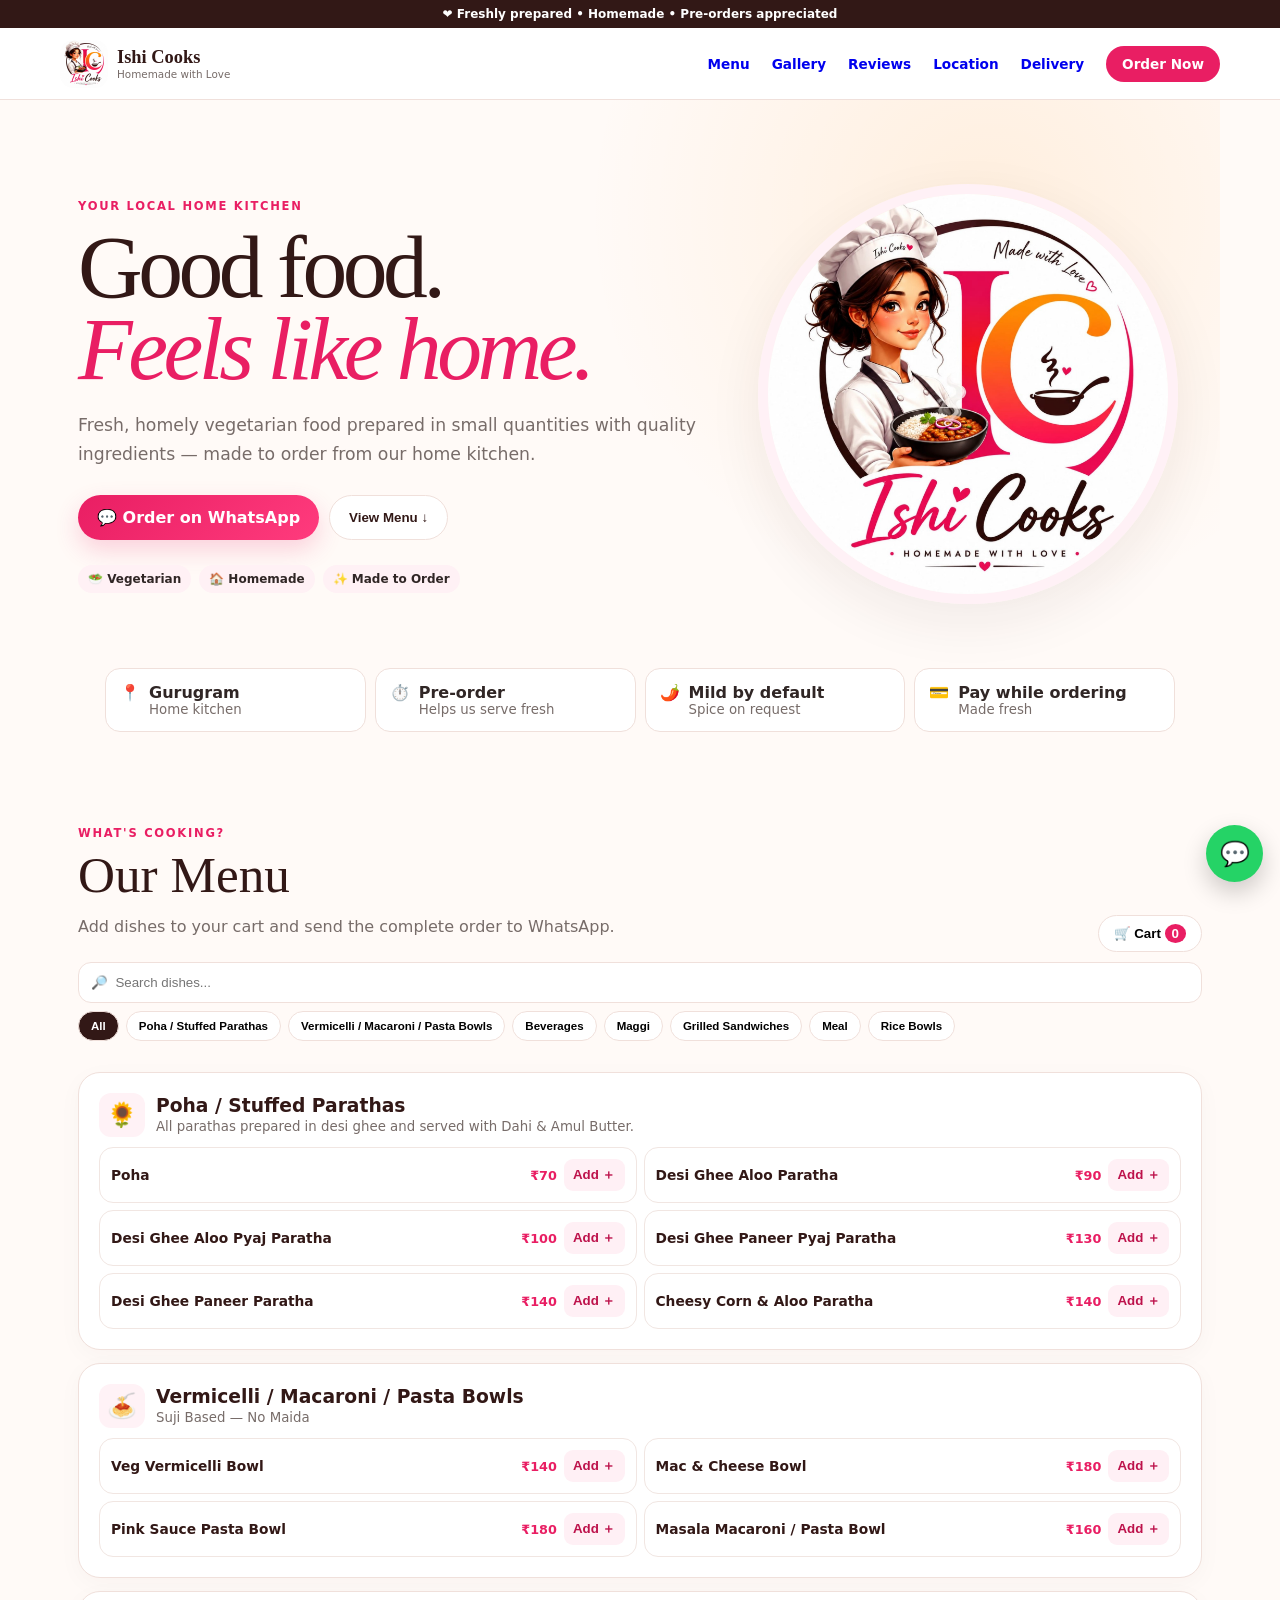
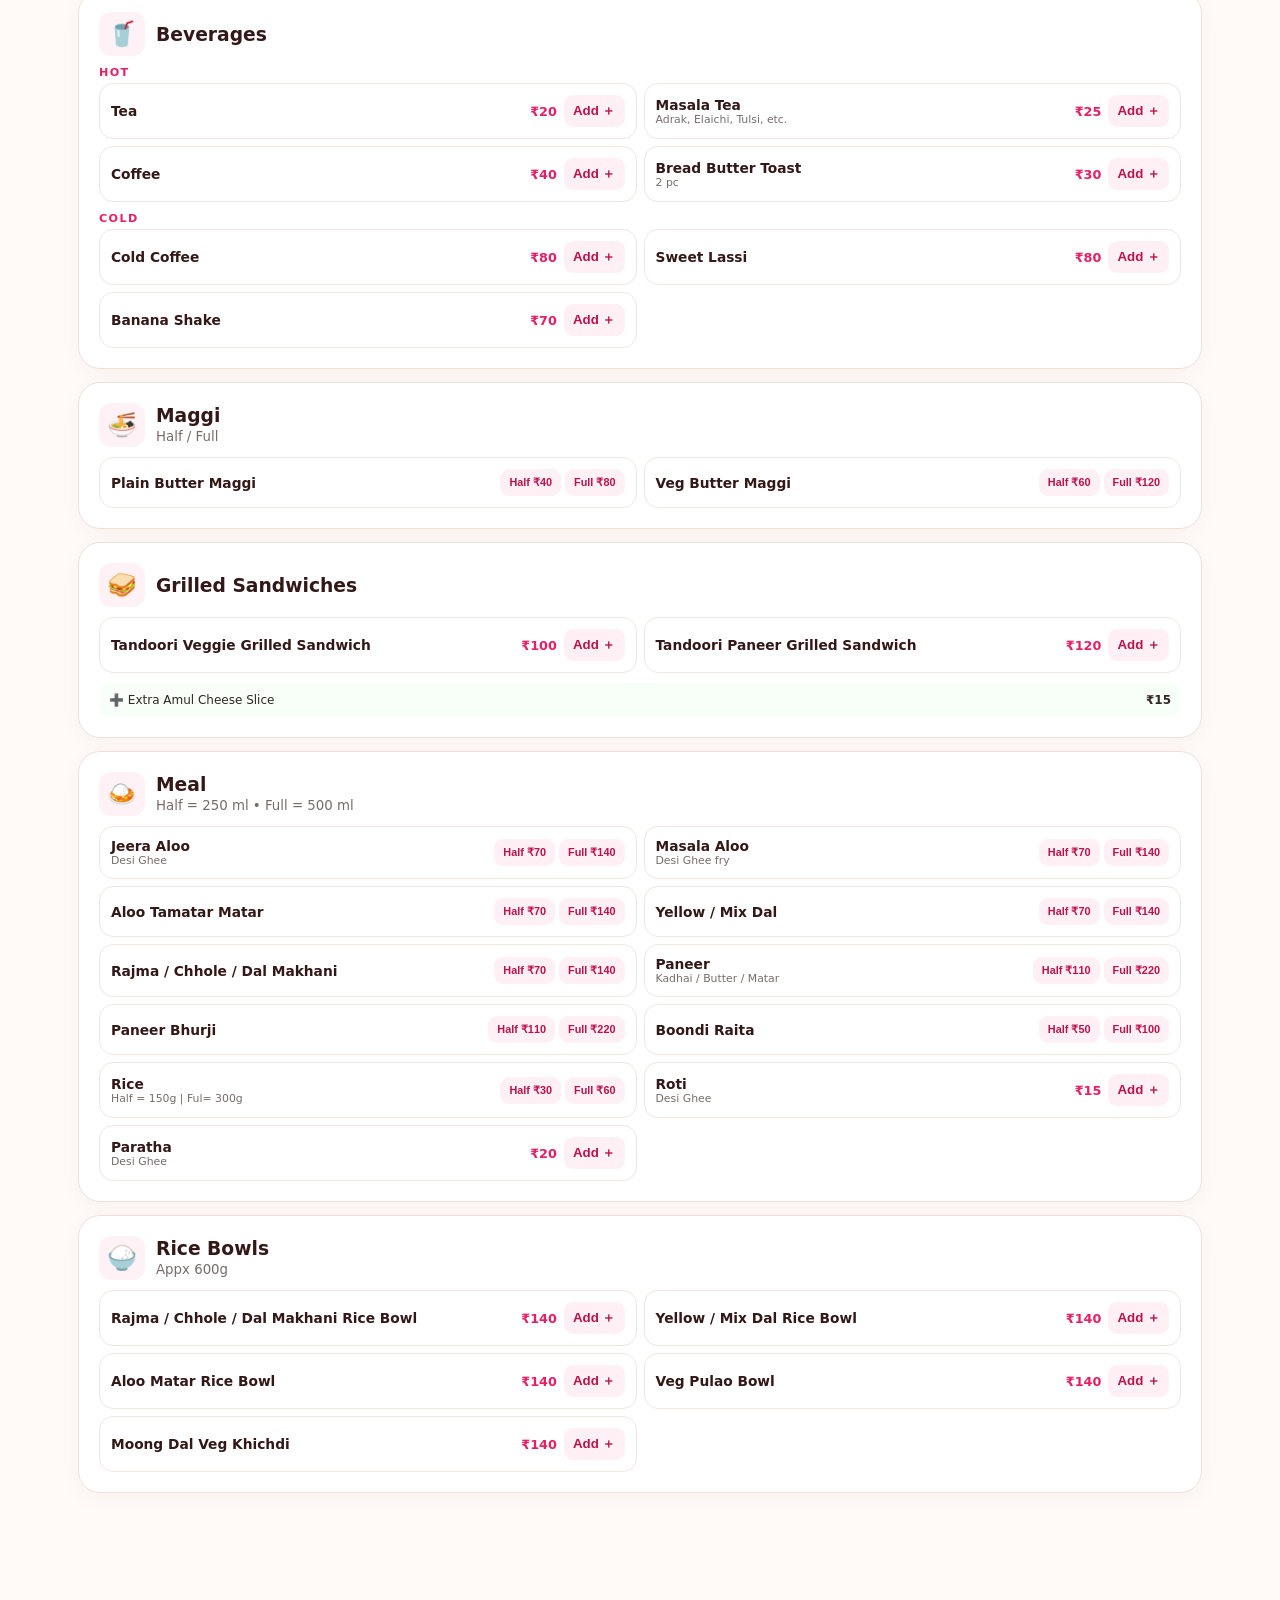
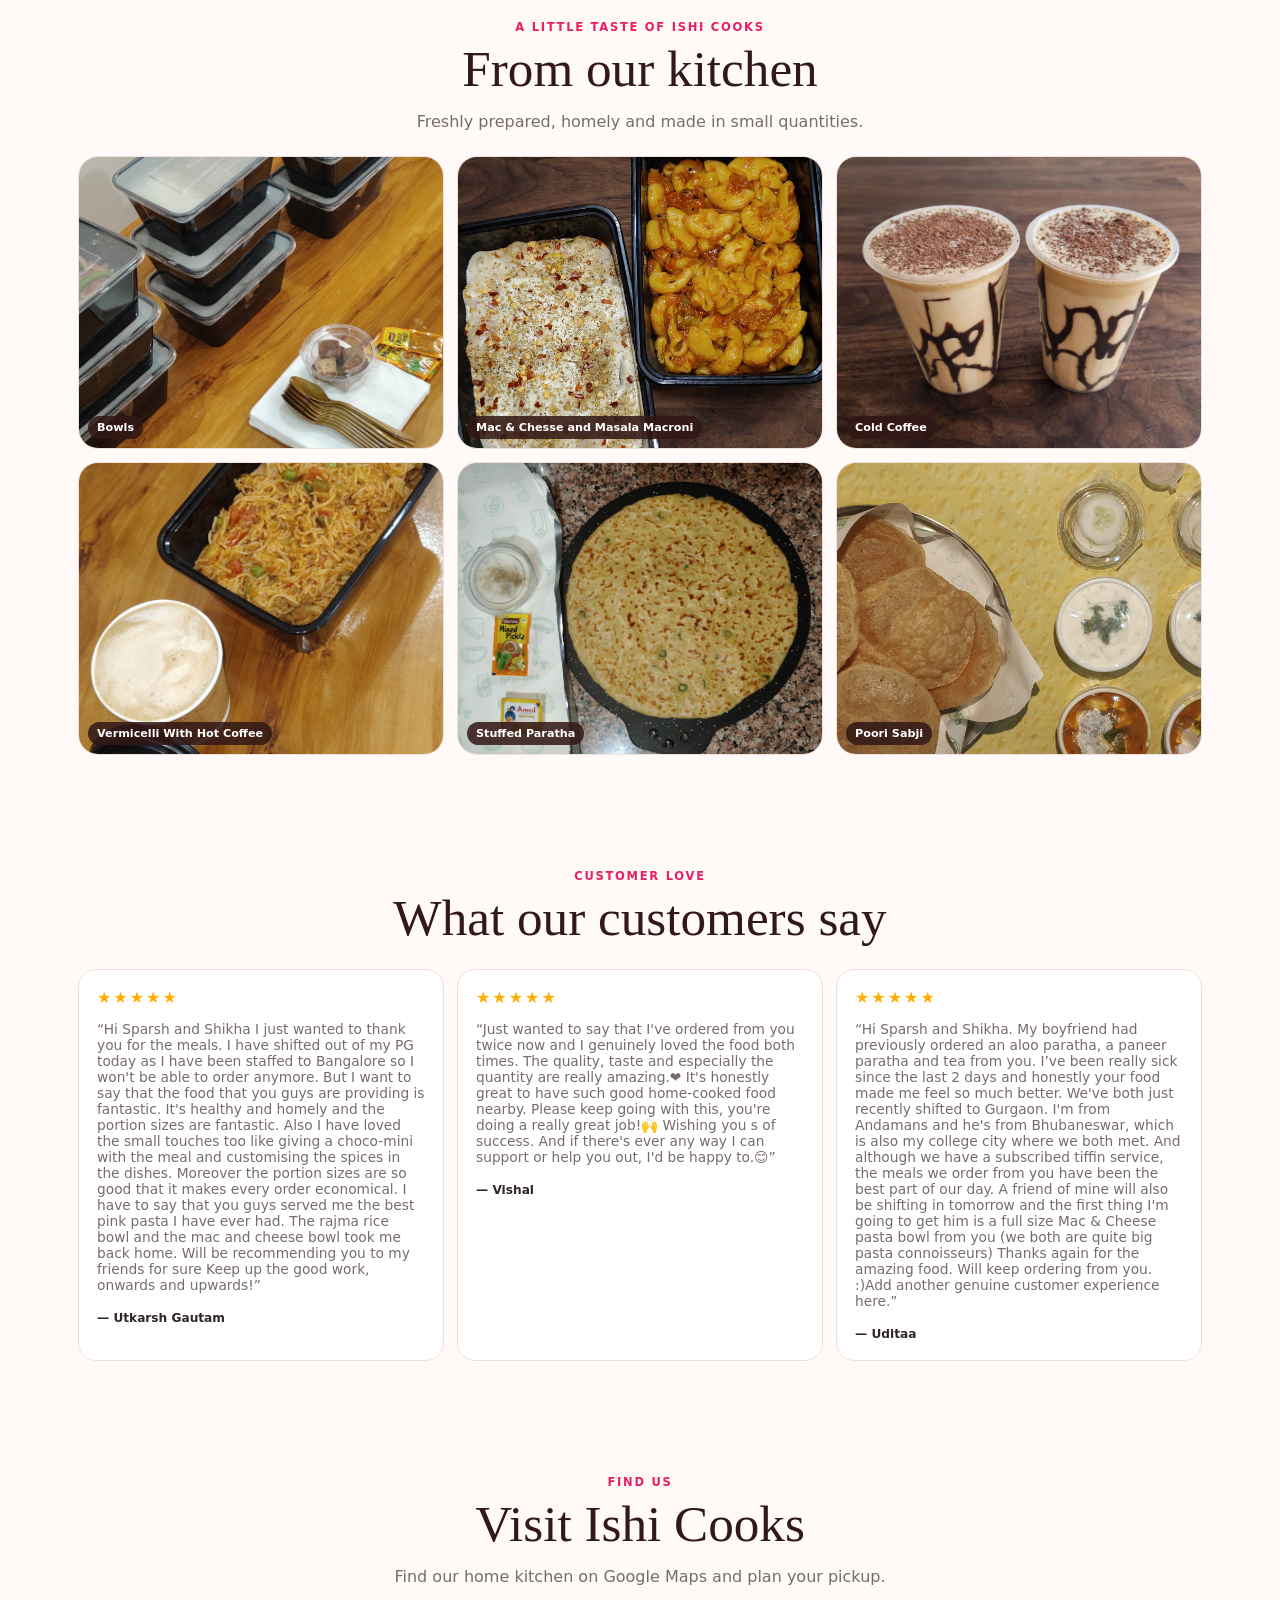
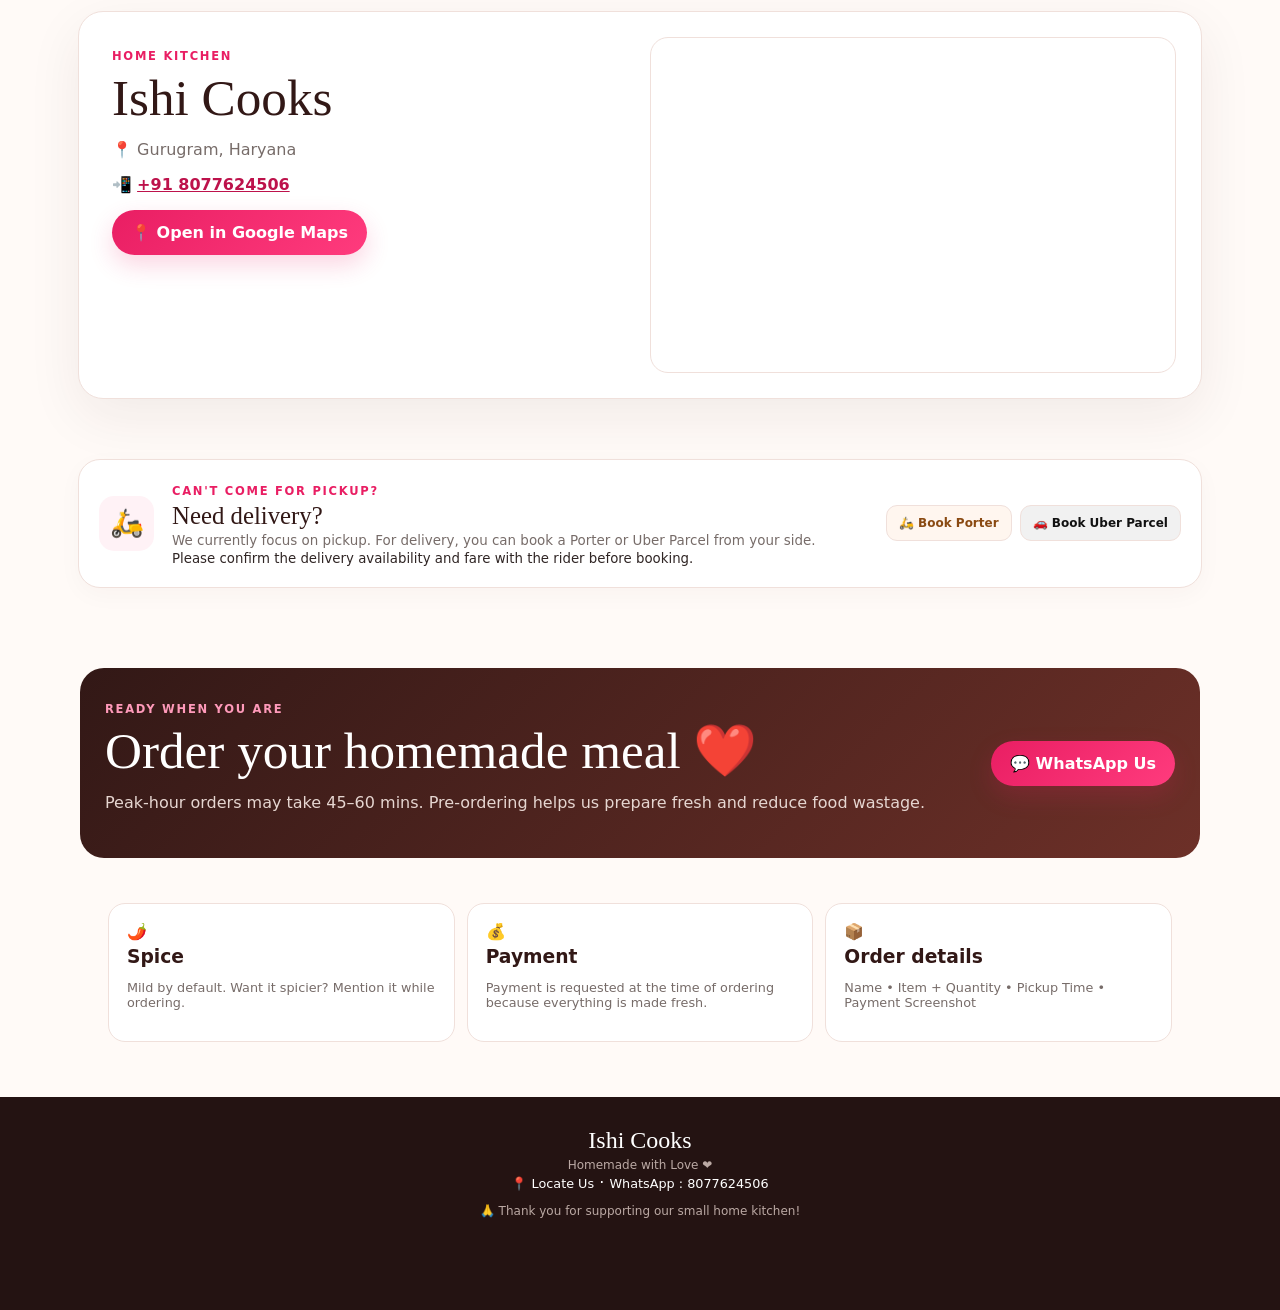
<file: index.html>
<!doctype html><html lang="en"><head><meta charset="utf-8"><meta name="viewport" content="width=device-width,initial-scale=1"><meta name="theme-color" content="#e91e63"><meta name="description" content="Ishi Cooks — homemade vegetarian food in Gurugram"><title>Ishi Cooks</title><link rel="icon" href="assets/ishi-cooks-logo.jpg"><link rel="stylesheet" href="style.css"></head><body>
<div class="announcement">❤️ Freshly prepared • Homemade • Pre-orders appreciated</div>
<header><a class="brand" href="#"><img src="assets/ishi-cooks-logo.jpg"><span><b>Ishi Cooks</b><small>Homemade with Love</small></span></a><button class="hamb" id="hamb">☰</button><nav id="nav"><a href="#menu">Menu</a><a href="#gallery">Gallery</a><a href="#reviews">Reviews</a><a href="#location">Location</a>
      <a href="#delivery">Delivery</a><a class="navbtn" id="headWA" target="_blank">Order Now</a></nav></header>
<main>
<section class="hero"><div class="heroText"><small class="eyebrow">YOUR LOCAL HOME KITCHEN</small><h1>Good food.<br><em>Feels like home.</em></h1><p>Fresh, homely vegetarian food prepared in small quantities with quality ingredients — made to order from our home kitchen.</p><div class="actions"><a class="btn" id="heroWA" target="_blank">💬 Order on WhatsApp</a><button class="btn light" onclick="document.querySelector('#menu').scrollIntoView({behavior:'smooth'})">View Menu ↓</button></div><div class="chips"><span>🥗 Vegetarian</span><span>🏠 Homemade</span><span>✨ Made to Order</span></div></div><div class="heroArt"><img src="assets/ishi-cooks-logo.jpg"></div></section>
<section class="quick"><div>📍 <b>Gurugram</b><small>Home kitchen</small></div><div>⏱️ <b>Pre-order</b><small>Helps us serve fresh</small></div><div>🌶️ <b>Mild by default</b><small>Spice on request</small></div><div>💳 <b>Pay while ordering</b><small>Made fresh</small></div></section>
<section id="menu" class="section"><div class="sectionHead"><div><small class="eyebrow">WHAT'S COOKING?</small><h2>Our Menu</h2><p>Add dishes to your cart and send the complete order to WhatsApp.</p></div><button class="cartTop" id="openCart">🛒 Cart <b id="countTop">0</b></button></div><div class="tools"><input id="search" placeholder="🔎  Search dishes..."><div id="filters"></div></div><div id="menuList"></div></section>
<section id="gallery" class="section"><div class="center"><small class="eyebrow">A LITTLE TASTE OF ISHI COOKS</small><h2>From our kitchen</h2><p>Freshly prepared, homely and made in small quantities.</p></div><div class="gallery" id="galleryList"></div></section>
<section id="reviews" class="section"><div class="center"><small class="eyebrow">CUSTOMER LOVE</small><h2>What our customers say</h2></div><div class="reviews" id="reviewsList"></div></section>
<section id="location" class="section"><div class="center"><small class="eyebrow">FIND US</small><h2>Visit Ishi Cooks</h2><p>Find our home kitchen on Google Maps and plan your pickup.</p></div><div class="location"><div class="locationDetails"><small class="eyebrow">HOME KITCHEN</small><h2>Ishi Cooks</h2><p>📍 Gurugram, Haryana</p><p>📲 <a href="tel:+918077624506">+91 8077624506</a></p><a class="btn" href="https://maps.app.goo.gl/RLzxXc73Stq51dRu6" target="_blank">📍 Open in Google Maps</a></div><div class="mapFrame"><iframe title="Ishi Cooks location on Google Maps" src="https://www.google.com/maps?q=28.4390453,77.0817074&z=17&output=embed" loading="lazy" referrerpolicy="no-referrer-when-downgrade" allowfullscreen></iframe></div></div></section>
<section id="delivery" class="section deliverySection"><div class="delivery"><div class="deliveryIcon">🛵</div><div><small class="eyebrow">CAN'T COME FOR PICKUP?</small><h2 id="deliveryTitle">Need delivery?</h2><p id="deliveryText"></p><small id="deliveryNote"></small></div><div class="deliveryActions"><a id="porterLink" class="deliveryBtn porter" href="https://porter.in/" target="_blank">🛵 Book Porter</a><a id="uberLink" class="deliveryBtn uber" href="https://www.uber.com/in/en/" target="_blank">🚗 Book Uber Parcel</a></div></div></section>
<section class="orderBanner"><div><small class="eyebrow">READY WHEN YOU ARE</small><h2>Order your homemade meal ❤️</h2><p>Peak-hour orders may take 45–60 mins. Pre-ordering helps us prepare fresh and reduce food wastage.</p></div><a class="btn" id="bottomWA" target="_blank">💬 WhatsApp Us</a></section>
<section class="policies"><div>🌶️<h3>Spice</h3><p>Mild by default. Want it spicier? Mention it while ordering.</p></div><div>💰<h3>Payment</h3><p>Payment is requested at the time of ordering because everything is made fresh.</p></div><div>📦<h3>Order details</h3><p>Name • Item + Quantity • Pickup Time • Payment Screenshot</p></div></section>
</main><footer><b>Ishi Cooks</b><span>Homemade with Love ❤️</span><div><a href="https://maps.app.goo.gl/RLzxXc73Stq51dRu6" target="_blank">📍 Locate Us</a> · <a href="tel:+918077624506">WhatsApp : 8077624506</a></div><p>🙏 Thank you for supporting our small home kitchen!</p></footer>
<a class="floatWA" id="floatWA" target="_blank">💬</a>
<div class="vacationOverlay" id="vacationOverlay"><div class="vacationCard"><button class="vacationClose" id="vacationClose">×</button><div class="vacationIcon">🏡❤️</div><small class="eyebrow">A QUICK UPDATE</small><h2 id="vacationTitle">Kitchen Closed ❤️</h2><div id="vacationMessage"></div><div id="vacationDates" class="vacationDates"></div><p id="vacationReopen"></p><button class="btn full" id="vacationOkay">Got it</button></div></div><div class="modal" id="modal"><div class="modalCard"><div class="modalHead"><div><small class="eyebrow">YOUR ORDER</small><h2>Cart</h2></div><button id="close">×</button></div><div id="cartItems"></div><div class="total"><span>Total</span><b id="total">₹0</b></div><button class="btn full" id="checkout">💬 Send Order on WhatsApp</button><button class="clear" id="clear">Clear cart</button></div></div>
<div class="cartBar" id="cartBar"><button id="barCart"><span>🛒 <b id="countBar">0</b> items</span><strong>View Cart</strong><span id="barTotal">₹0</span></button></div><div class="toast" id="toast"></div>
<script src="config.js"></script><script src="app.js"></script></body></html>
</file>
<file: style.css>
*{box-sizing:border-box} :root{--p:#e91e63;--p2:#ff3b7d;--b:#321816;--ink:#302625;--muted:#776c69;--bg:#fffaf7;--line:#f0e0db;--green:#25d366;--shadow:0 18px 55px #32181612}html{scroll-behavior:smooth}body{margin:0;background:var(--bg);color:var(--ink);font-family:Inter,system-ui,-apple-system,"Segoe UI",sans-serif}.announcement{background:var(--b);color:#fff;text-align:center;padding:7px;font-size:.75rem;font-weight:700}header{height:72px;position:sticky;top:0;z-index:20;display:flex;justify-content:space-between;align-items:center;padding:8px max(16px,calc((100% - 1160px)/2));background:#ffffffee;backdrop-filter:blur(15px);border-bottom:1px solid var(--line)}.brand{display:flex;gap:9px;align-items:center;text-decoration:none}.brand img{width:48px;height:48px;border-radius:13px;object-fit:cover}.brand b{display:block;font-family:Georgia,serif;color:var(--b);font-size:1.15rem}.brand small{display:block;color:var(--muted);font-size:.65rem}nav{display:flex;gap:22px;align-items:center}nav a{text-decoration:none;font-weight:700;font-size:.85rem}.navbtn{background:var(--p);color:#fff;padding:10px 16px;border-radius:999px}.hamb{display:none;border:0;background:none;font-size:1.5rem}.hero{max-width:1160px;margin:auto;padding:55px 18px 35px}.hero{background:radial-gradient(circle at 80% 20%,#ff8a001a,transparent 25rem)}.heroText{padding:40px 0;max-width:620px}.hero h1{font:clamp(3.3rem,7vw,6.4rem)/.92 Georgia,serif;color:var(--b);letter-spacing:-.05em;margin:12px 0 20px}.hero h1 em{color:var(--p);font-weight:400}.heroText>p{color:var(--muted);font-size:1.08rem;line-height:1.7}.hero{display:flex;justify-content:space-between;gap:35px}.heroArt{width:44%;position:relative;display:grid;place-items:center}.heroArt>img{width:min(420px,100%);aspect-ratio:1;object-fit:cover;border-radius:50%;border:10px solid #fff1f6;box-shadow:var(--shadow)}.float{position:absolute;bottom:8%;left:2%;background:#fff;padding:12px 15px;border-radius:15px;box-shadow:var(--shadow);display:grid;grid-template-columns:auto 1fr;gap:0 8px}.float small{grid-column:2;color:var(--muted)}.eyebrow{color:var(--p);font-size:.72rem;font-weight:900;letter-spacing:.15em}.actions{display:flex;gap:10px;flex-wrap:wrap;margin:25px 0}.btn{display:inline-flex;justify-content:center;align-items:center;border:0;border-radius:999px;background:linear-gradient(135deg,var(--p),var(--p2));color:#fff;text-decoration:none;font-weight:850;padding:13px 19px;box-shadow:0 10px 25px #e91e6330}.btn.light{background:#fff;color:var(--b);box-shadow:none;border:1px solid var(--line)}.chips{display:flex;gap:8px;flex-wrap:wrap}.chips span{background:#fff1f5;padding:7px 10px;border-radius:999px;font-size:.75rem;font-weight:800}.quick{max-width:1100px;margin:0 auto 35px;padding:0 15px;display:grid;grid-template-columns:repeat(4,1fr);gap:9px}.quick>div{background:#fff;border:1px solid var(--line);border-radius:15px;padding:14px;display:grid;grid-template-columns:auto 1fr;gap:0 9px}.quick small{color:var(--muted);grid-column:2}.section{max-width:1160px;margin:auto;padding:55px 18px}.sectionHead{display:flex;justify-content:space-between;align-items:end;gap:15px}.section h2,.location h2,.orderBanner h2{font:clamp(2.2rem,4vw,3.5rem)/1.05 Georgia,serif;color:var(--b);margin:7px 0}.section p{color:var(--muted)}.center{text-align:center;max-width:700px;margin:0 auto 25px}.cartTop{border:1px solid var(--line);background:#fff;border-radius:999px;padding:10px 15px;font-weight:800}.cartTop b{background:var(--p);color:#fff;border-radius:50%;padding:2px 7px}.tools{position:sticky;top:82px;z-index:8;padding:10px 0;background:#fffaf7ee;backdrop-filter:blur(10px)}#search{width:100%;border:1px solid var(--line);background:#fff;border-radius:13px;padding:12px;outline:none}#filters{display:flex;gap:7px;overflow:auto;padding:8px 0}.filter{white-space:nowrap;border:1px solid var(--line);background:#fff;border-radius:999px;padding:8px 12px;font-size:.72rem;font-weight:800}.filter.active{background:var(--b);color:#fff}.cat{background:#fff;border:1px solid var(--line);border-radius:22px;padding:20px;margin:13px 0;box-shadow:0 6px 25px #32181608}.catHead{display:flex;gap:11px;align-items:center;margin-bottom:10px}.catHead>span{font-size:1.5rem;background:#fff2f6;padding:8px;border-radius:12px}.catHead h3{margin:0;color:var(--b)}.catHead small{color:var(--muted)}.group{color:var(--p);font-size:.7rem;font-weight:900;letter-spacing:.12em;margin:10px 0 4px}.dishes{display:grid;grid-template-columns:repeat(2,1fr);gap:7px}.dish{border:1px solid #f1e6e2;border-radius:14px;padding:11px;display:flex;justify-content:space-between;align-items:center;gap:8px}.dish b{display:block;font-size:.86rem;color:var(--b)}.dish small{display:block;color:var(--muted);font-size:.68rem}.addArea{display:flex;align-items:center;gap:7px}.addArea strong{color:var(--p);font-size:.8rem}.add,.size{border:0;background:#fff0f5;color:#bd124b;border-radius:9px;padding:7px 9px;font-weight:900}.sizes{display:flex;gap:4px}.size{font-size:.68rem}.extra{margin-top:10px;background:#f8fff9;padding:10px;border-radius:11px;font-size:.75rem}.extra b{float:right}.empty{text-align:center;background:#fff;border:1px dashed var(--line);padding:40px;border-radius:20px}.gallery{display:grid;grid-template-columns:repeat(3,1fr);gap:13px}.gallery figure{position:relative;aspect-ratio:1.25;margin:0;overflow:hidden;border-radius:20px;background:linear-gradient(135deg,#ffe5ee,#fff0d8);border:1px solid var(--line)}.gallery img{width:100%;height:100%;object-fit:cover}.placeholder{display:none;position:absolute;inset:0;place-items:center;font-size:4rem}.gallery figcaption{position:absolute;bottom:9px;left:9px;background:#321816d9;color:#fff;border-radius:999px;padding:5px 9px;font-size:.7rem;font-weight:800}.tip{text-align:center;color:var(--muted);font-size:.72rem;margin-top:10px}.reviews{display:grid;grid-template-columns:repeat(3,1fr);gap:13px}.reviews article{background:#fff;border:1px solid var(--line);border-radius:18px;padding:18px}.stars{color:#ffad00;letter-spacing:2px}.reviews p{font-size:.86rem}.reviews b{font-size:.76rem}.location{display:grid;grid-template-columns:1fr 1fr;gap:20px;background:#fff;border:1px solid var(--line);border-radius:25px;padding:25px;box-shadow:var(--shadow)}.location a:not(.btn){color:#bd124b;font-weight:800}.map{min-height:260px;border-radius:18px;background:repeating-linear-gradient(20deg,#eee5df 0 2px,#f8f1ed 2px 55px);display:grid;place-content:center;text-align:center}.map span{font-size:3rem}.map small{color:var(--muted)}.orderBanner{max-width:1120px;margin:25px auto;padding:30px 25px;background:linear-gradient(135deg,#321816,#6d3028);border-radius:24px;color:#fff;display:flex;justify-content:space-between;align-items:center;gap:20px}.orderBanner h2{color:#fff}.orderBanner p{color:#e6d6d1}.orderBanner .eyebrow{color:#ff9aba}.policies{max-width:1100px;margin:auto;padding:20px 18px 55px;display:grid;grid-template-columns:repeat(3,1fr);gap:12px}.policies div{background:#fff;border:1px solid var(--line);border-radius:17px;padding:18px}.policies h3{color:var(--b);margin:5px 0}.policies p{color:var(--muted);font-size:.8rem}footer{background:#241312;color:#fff;text-align:center;padding:30px 15px 80px}footer>b{font:1.5rem Georgia,serif;display:block}footer span,footer p{color:#bba9a4;font-size:.75rem}footer a{color:#fff;text-decoration:none;font-size:.8rem}.floatWA{position:fixed;right:17px;bottom:18px;width:57px;height:57px;border-radius:50%;background:var(--green);display:grid;place-items:center;color:#fff;text-decoration:none;font-size:1.5rem;z-index:30;box-shadow:0 10px 25px #0003}.cartBar{display:none;position:fixed;bottom:0;left:0;right:0;z-index:25;padding:8px;background:#fffefef5;border-top:1px solid var(--line)}.cartBar.show{display:block}.cartBar button{width:min(680px,100%);margin:auto;border:0;border-radius:13px;background:var(--b);color:#fff;padding:13px 15px;display:flex;justify-content:space-between}.cartBar strong{color:#ffb2c8}.modal{display:none;position:fixed;inset:0;z-index:50;background:#1b0f0dcc;align-items:end;justify-content:center;padding:10px}.modal.open{display:flex}.modalCard{background:#fff;width:min(620px,100%);max-height:90vh;overflow:auto;border-radius:23px;padding:20px}.modalHead{display:flex;justify-content:space-between}.modalHead h2{font:2rem Georgia,serif;color:var(--b);margin:3px 0}.modalHead button{border:0;background:#f7eeee;border-radius:50%;width:36px;height:36px;font-size:1.4rem}.cartRow{display:flex;justify-content:space-between;border-bottom:1px solid var(--line);padding:12px 0}.cartRow small{display:block;color:var(--muted);font-size:.7rem}.qty{display:flex;gap:8px;align-items:center}.qty button{width:28px;height:28px;border:1px solid var(--line);background:#fff;border-radius:8px}.total{display:flex;justify-content:space-between;font-size:1.1rem;padding:15px 0}.total b{color:var(--p)}.full{width:100%}.clear{display:block;border:0;background:none;color:var(--muted);margin:10px auto}.toast{position:fixed;bottom:85px;left:50%;transform:translate(-50%,20px);opacity:0;background:var(--b);color:#fff;padding:9px 14px;border-radius:999px;z-index:70;font-size:.75rem;transition:.2s}.toast.show{opacity:1;transform:translate(-50%,0)}.error{min-height:100vh;display:grid;place-items:center;text-align:center;padding:20px}.error img{width:110px;height:110px;border-radius:24px;object-fit:cover}.error h1{font:5rem Georgia,serif;color:var(--b);margin:10px 0}.error h2{color:var(--b)}.error p{color:var(--muted)}
@media(max-width:850px){.hamb{display:block}nav{display:none;position:absolute;top:72px;left:0;right:0;background:#fff;padding:12px 20px;flex-direction:column;align-items:stretch;gap:4px;border-bottom:1px solid var(--line)}nav.open{display:flex}nav a{padding:10px}.hero{display:block;padding-top:25px}.heroText{text-align:center;padding:25px 0}.heroArt{width:100%;max-width:360px;margin:auto}.chips,.actions{justify-content:center}.quick{grid-template-columns:1fr 1fr}.dishes{grid-template-columns:1fr}.gallery{grid-template-columns:1fr 1fr}.reviews,.policies{grid-template-columns:1fr}.location{grid-template-columns:1fr}.orderBanner{margin:20px 12px;flex-direction:column;align-items:flex-start}}
@media(max-width:520px){.brand img{width:42px;height:42px}.brand b{font-size:1rem}.hero h1{font-size:3.3rem}.quick>div{padding:10px;font-size:.8rem}.section{padding-left:12px;padding-right:12px}.sectionHead{align-items:stretch;flex-direction:column}.cartTop{width:100%}.gallery{gap:8px}.gallery figure{border-radius:14px}.location{padding:18px}.orderBanner{padding:24px 18px}.dish{padding:10px}.dish b{font-size:.8rem}.addArea{flex-direction:column;align-items:flex-end}.floatWA{bottom:72px}}

.locationDetails{padding:8px}.mapFrame{min-height:330px;border-radius:18px;overflow:hidden;border:1px solid var(--line)}.mapFrame iframe{width:100%;height:100%;min-height:330px;border:0}.deliverySection{padding-top:5px}.delivery{display:grid;grid-template-columns:auto 1fr auto;align-items:center;gap:18px;background:#fff;border:1px solid var(--line);border-radius:22px;padding:20px;box-shadow:0 7px 25px #32181608}.deliveryIcon{width:55px;height:55px;border-radius:15px;background:#fff2f6;display:grid;place-items:center;font-size:1.7rem}.delivery h2{font:1.55rem Georgia,serif;color:var(--b);margin:3px 0}.delivery p{margin:0;color:var(--muted);font-size:.84rem}.deliveryActions{display:flex;gap:8px;flex-wrap:wrap}.deliveryBtn{padding:10px 12px;border-radius:11px;text-decoration:none;font-size:.75rem;font-weight:850;border:1px solid var(--line);white-space:nowrap}.porter{background:#fff6ef;color:#8a4a12}.uber{background:#f1f1f1;color:#111}.vacationOverlay{display:none;position:fixed;inset:0;z-index:100;background:#1b0f0dcc;backdrop-filter:blur(5px);align-items:center;justify-content:center;padding:18px}.vacationOverlay.open{display:flex}.vacationCard{position:relative;width:min(510px,100%);text-align:center;background:#fff;border:1px solid #f2d6df;border-radius:28px;padding:35px 25px;box-shadow:0 30px 90px #0005}.vacationIcon{font-size:3rem}.vacationCard h2{font:2.2rem Georgia,serif;color:var(--b);margin:7px 0}.vacationCard p,.vacationCard #vacationMessage{color:var(--muted);line-height:1.65}.vacationDates{display:none;width:max-content;max-width:100%;margin:14px auto;padding:9px 12px;background:#fff1f5;border-radius:11px;color:#bd124b;font-weight:800;font-size:.78rem}.vacationClose{position:absolute;right:13px;top:13px;width:37px;height:37px;border:0;border-radius:50%;background:#f7eeee;color:var(--b);font-size:1.4rem}.noScroll{overflow:hidden}
@media(max-width:850px){.delivery{grid-template-columns:auto 1fr}.deliveryActions{grid-column:2}.mapFrame{min-height:280px}}
@media(max-width:520px){.delivery{grid-template-columns:auto 1fr;padding:16px}.deliveryActions{grid-column:1 / -1}.deliveryBtn{flex:1;text-align:center}.mapFrame,.mapFrame iframe{min-height:250px}}
</file>
